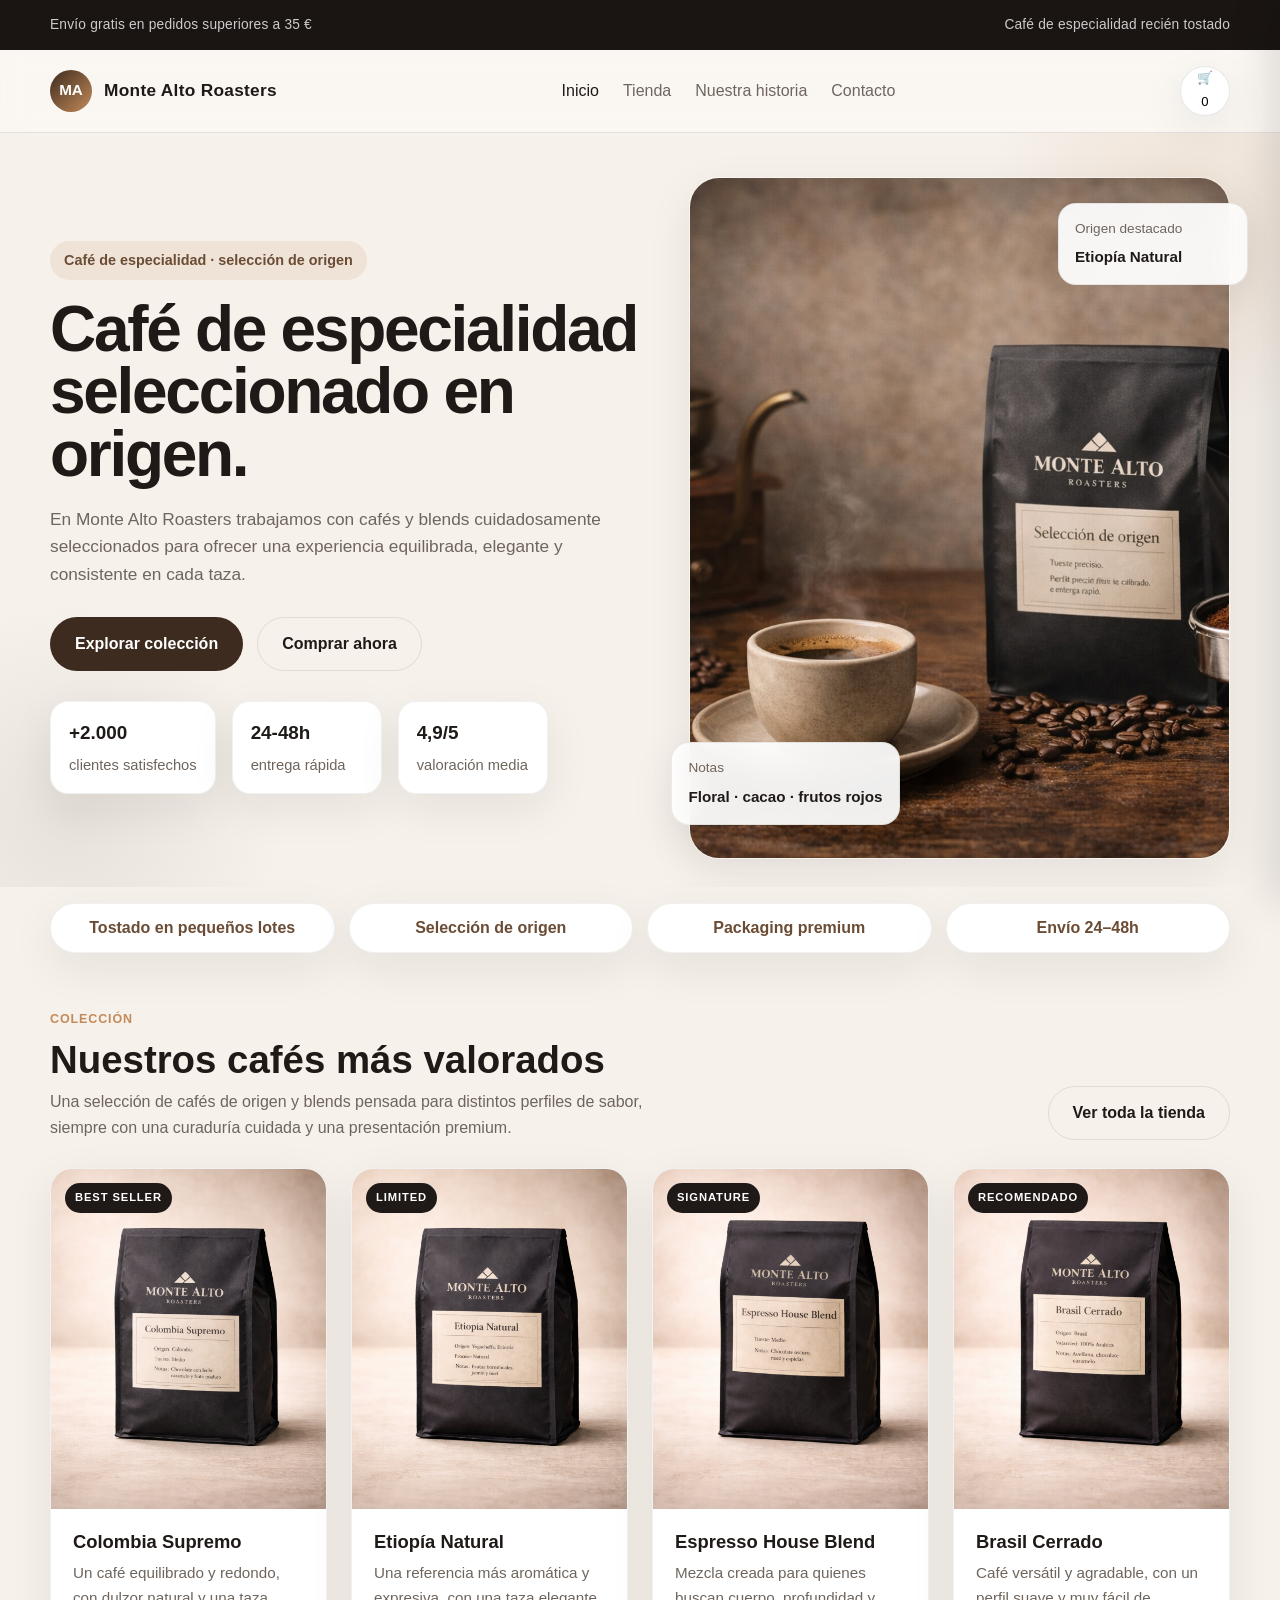
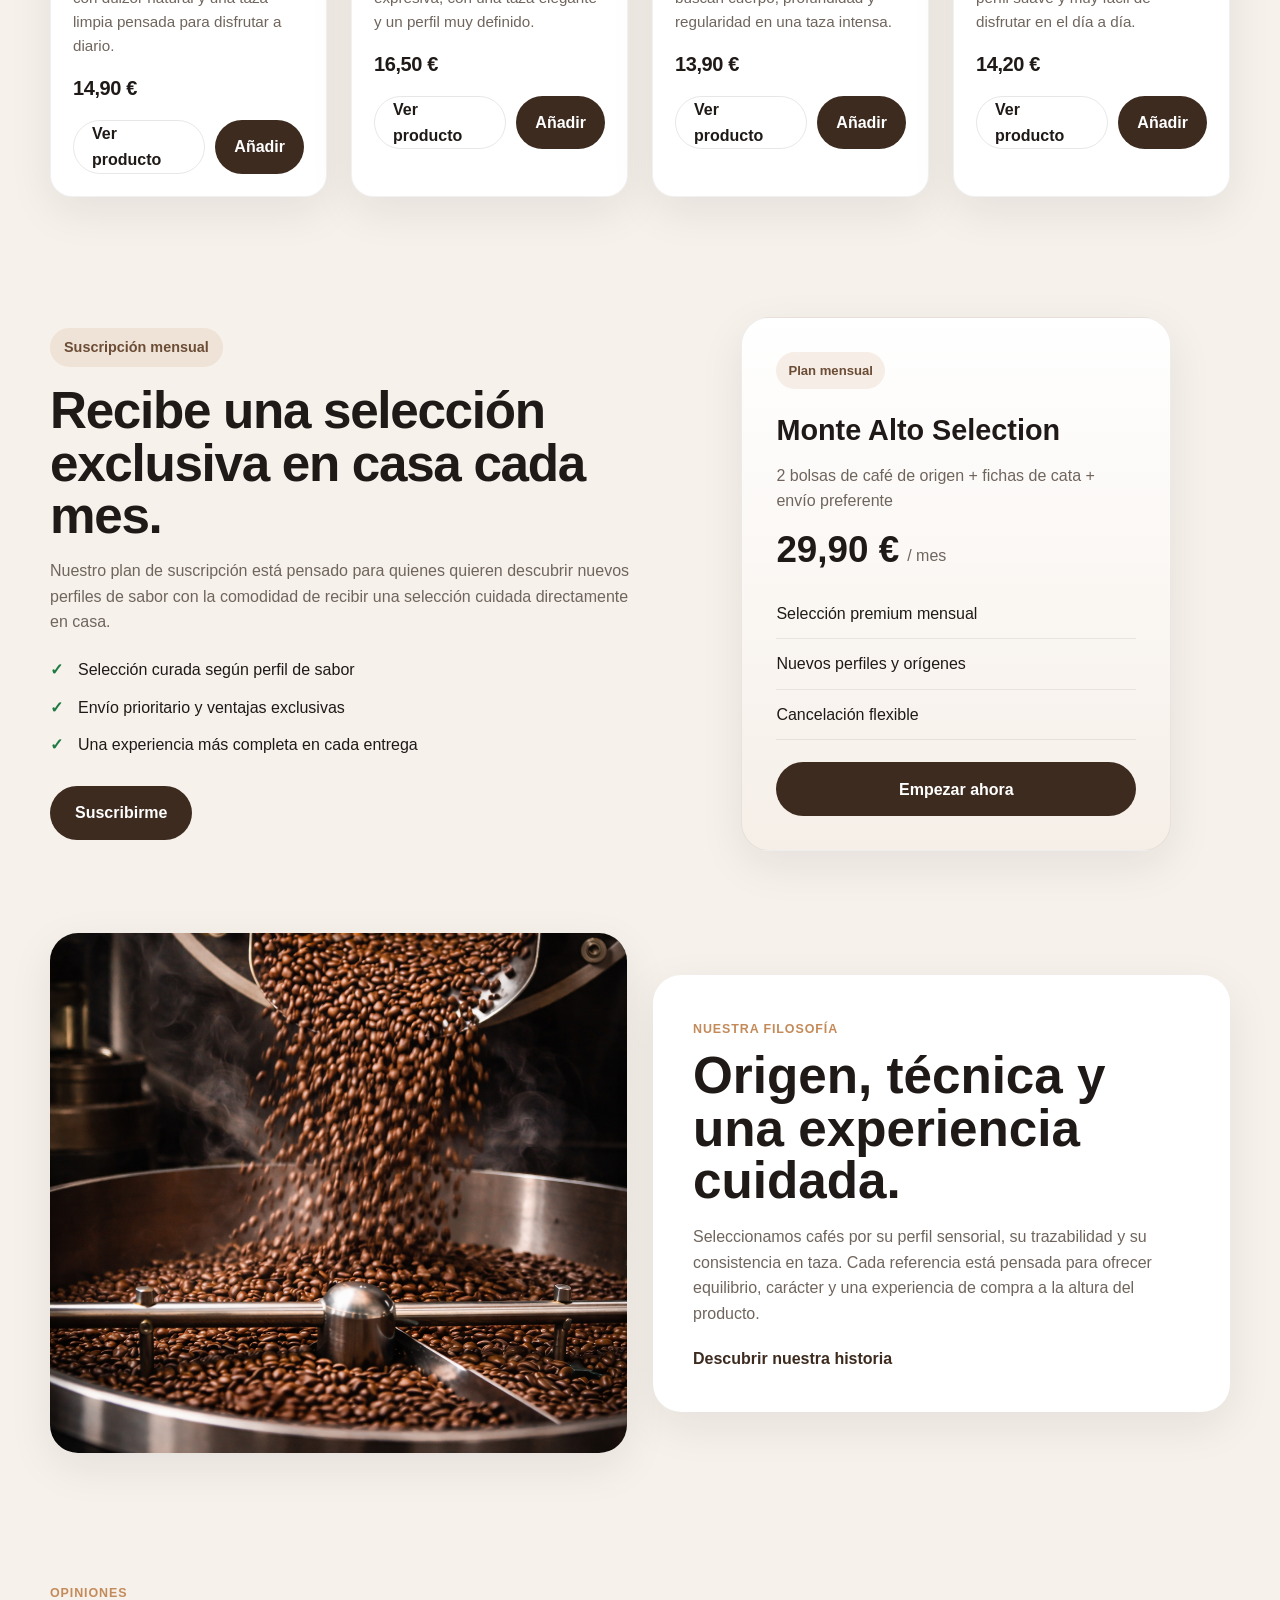
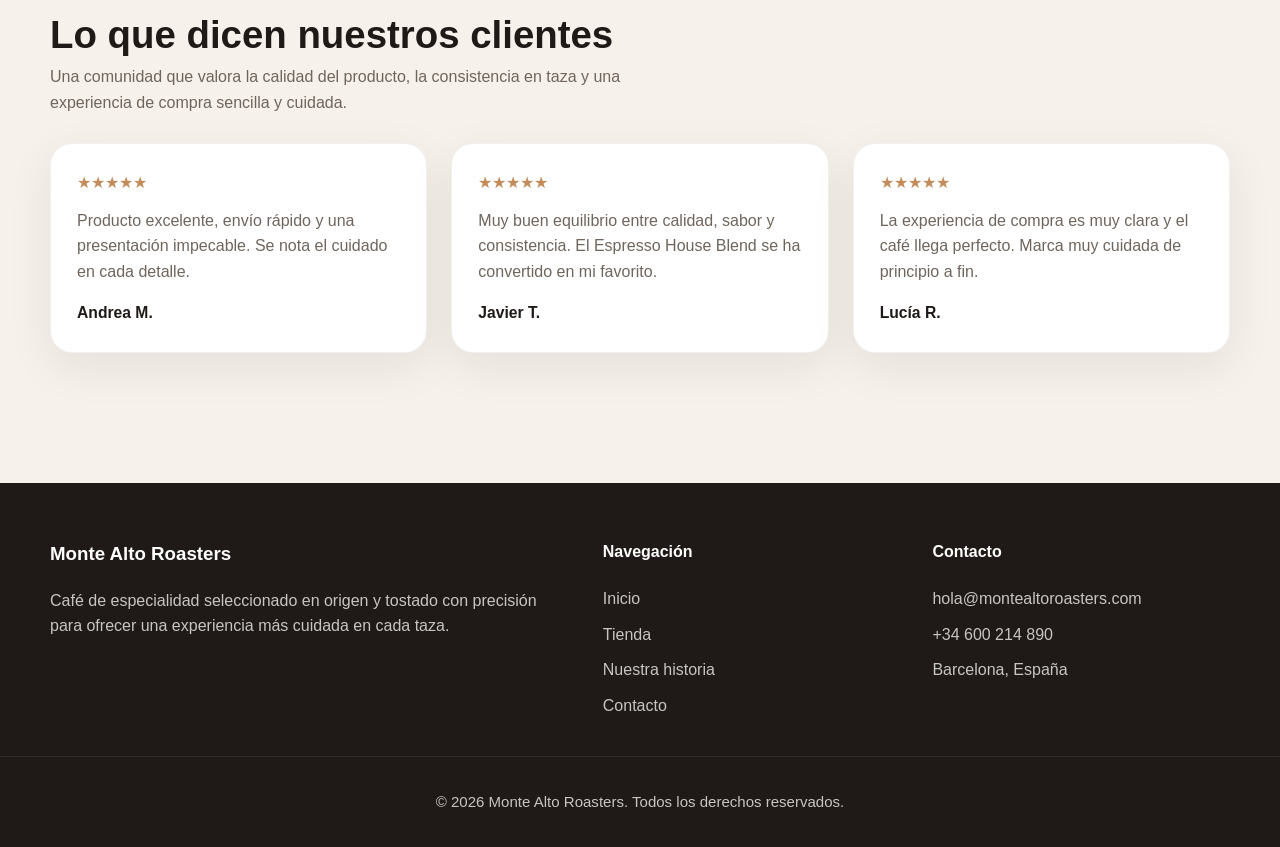
<file: index.html>
<!DOCTYPE html>
<html lang="es">
<head>
  <meta charset="UTF-8">
  <meta name="viewport" content="width=device-width, initial-scale=1.0">
  <title>Monte Alto Roasters | Café de especialidad</title>
  <meta name="description" content="Café de especialidad seleccionado en origen. Descubre cafés y blends tostados con precisión para disfrutar una experiencia más cuidada en cada taza.">
  <link rel="stylesheet" href="css/style.css">
</head>
<body>
  <div id="header-placeholder"></div>

  <main>
    <section class="hero hero-premium">
      <div class="container hero-premium-grid">
        <div class="hero-premium-copy">
          <span class="eyebrow">Café de especialidad · selección de origen</span>
          <h1>Café de especialidad seleccionado en origen.</h1>
          <p>
            En Monte Alto Roasters trabajamos con cafés y blends cuidadosamente
            seleccionados para ofrecer una experiencia equilibrada, elegante y
            consistente en cada taza.
          </p>

          <div class="hero-actions">
            <a href="tienda.html" class="btn btn-primary">Explorar colección</a>
            <a href="#coleccion" class="btn btn-secondary">Comprar ahora</a>
          </div>

          <div class="hero-metrics">
            <div class="metric-box">
              <strong>+2.000</strong>
              <span>clientes satisfechos</span>
            </div>
            <div class="metric-box">
              <strong>24-48h</strong>
              <span>entrega rápida</span>
            </div>
            <div class="metric-box">
              <strong>4,9/5</strong>
              <span>valoración media</span>
            </div>
          </div>
        </div>

        <div class="hero-premium-visual">
          <div class="hero-image-main">
            <img src="img/hero-cafe.png" alt="Monte Alto Roasters">
          </div>

          <div class="floating-card fc-1">
            <span>Origen destacado</span>
            <strong>Etiopía Natural</strong>
          </div>

          <div class="floating-card fc-2">
            <span>Notas</span>
            <strong>Floral · cacao · frutos rojos</strong>
          </div>
        </div>
      </div>
    </section>

    <section class="brand-strip">
      <div class="container brand-strip-inner">
        <span>Tostado en pequeños lotes</span>
        <span>Selección de origen</span>
        <span>Packaging premium</span>
        <span>Envío 24–48h</span>
      </div>
    </section>

    <section class="section" id="coleccion">
      <div class="container">
        <div class="section-head premium-head">
          <div>
            <span class="section-kicker">Colección</span>
            <h2>Nuestros cafés más valorados</h2>
            <p>
              Una selección de cafés de origen y blends pensada para distintos perfiles
              de sabor, siempre con una curaduría cuidada y una presentación premium.
            </p>
          </div>
          <a href="tienda.html" class="btn btn-secondary">Ver toda la tienda</a>
        </div>

        <div class="products-grid premium-products" id="featured-products"></div>
      </div>
    </section>

    <section class="split-showcase">
      <div class="container split-showcase-grid">
        <div class="split-copy">
          <span class="eyebrow">Suscripción mensual</span>
          <h2>Recibe una selección exclusiva en casa cada mes.</h2>
          <p>
            Nuestro plan de suscripción está pensado para quienes quieren descubrir
            nuevos perfiles de sabor con la comodidad de recibir una selección
            cuidada directamente en casa.
          </p>

          <ul class="check-list">
            <li>Selección curada según perfil de sabor</li>
            <li>Envío prioritario y ventajas exclusivas</li>
            <li>Una experiencia más completa en cada entrega</li>
          </ul>

          <a href="checkout.html" class="btn btn-primary">Suscribirme</a>
        </div>

        <div class="split-card">
          <div class="subscription-card">
            <span class="subscription-label">Plan mensual</span>
            <h3>Monte Alto Selection</h3>
            <p>2 bolsas de café de origen + fichas de cata + envío preferente</p>

            <div class="subscription-price">
              <strong>29,90 €</strong>
              <span>/ mes</span>
            </div>

            <ul>
              <li>Selección premium mensual</li>
              <li>Nuevos perfiles y orígenes</li>
              <li>Cancelación flexible</li>
            </ul>

            <a href="checkout.html" class="btn btn-primary" style="width:100%;">Empezar ahora</a>
          </div>
        </div>
      </div>
    </section>

    <section class="editorial-section">
      <div class="container editorial-grid">
        <div class="editorial-image">
          <img src="img/seccion-cafe.png" alt="Proceso de selección y tueste">
        </div>
        <div class="editorial-copy">
          <span class="section-kicker">Nuestra filosofía</span>
          <h2>Origen, técnica y una experiencia cuidada.</h2>
          <p>
            Seleccionamos cafés por su perfil sensorial, su trazabilidad y su
            consistencia en taza. Cada referencia está pensada para ofrecer equilibrio,
            carácter y una experiencia de compra a la altura del producto.
          </p>
          <a href="sobre-nosotros.html" class="text-link">Descubrir nuestra historia</a>
        </div>
      </div>
    </section>

    <section class="section">
      <div class="container">
        <div class="section-head premium-head">
          <div>
            <span class="section-kicker">Opiniones</span>
            <h2>Lo que dicen nuestros clientes</h2>
            <p>
              Una comunidad que valora la calidad del producto, la consistencia en taza
              y una experiencia de compra sencilla y cuidada.
            </p>
          </div>
        </div>

        <div class="grid-3">
          <article class="card review-card premium-review">
            <div class="review-stars">★★★★★</div>
            <p>Producto excelente, envío rápido y una presentación impecable. Se nota el cuidado en cada detalle.</p>
            <strong>Andrea M.</strong>
          </article>

          <article class="card review-card premium-review">
            <div class="review-stars">★★★★★</div>
            <p>Muy buen equilibrio entre calidad, sabor y consistencia. El Espresso House Blend se ha convertido en mi favorito.</p>
            <strong>Javier T.</strong>
          </article>

          <article class="card review-card premium-review">
            <div class="review-stars">★★★★★</div>
            <p>La experiencia de compra es muy clara y el café llega perfecto. Marca muy cuidada de principio a fin.</p>
            <strong>Lucía R.</strong>
          </article>
        </div>
      </div>
    </section>
  </main>

  <div id="footer-placeholder"></div>

  <script src="js/main.js"></script>
</body>
</html>
</file>
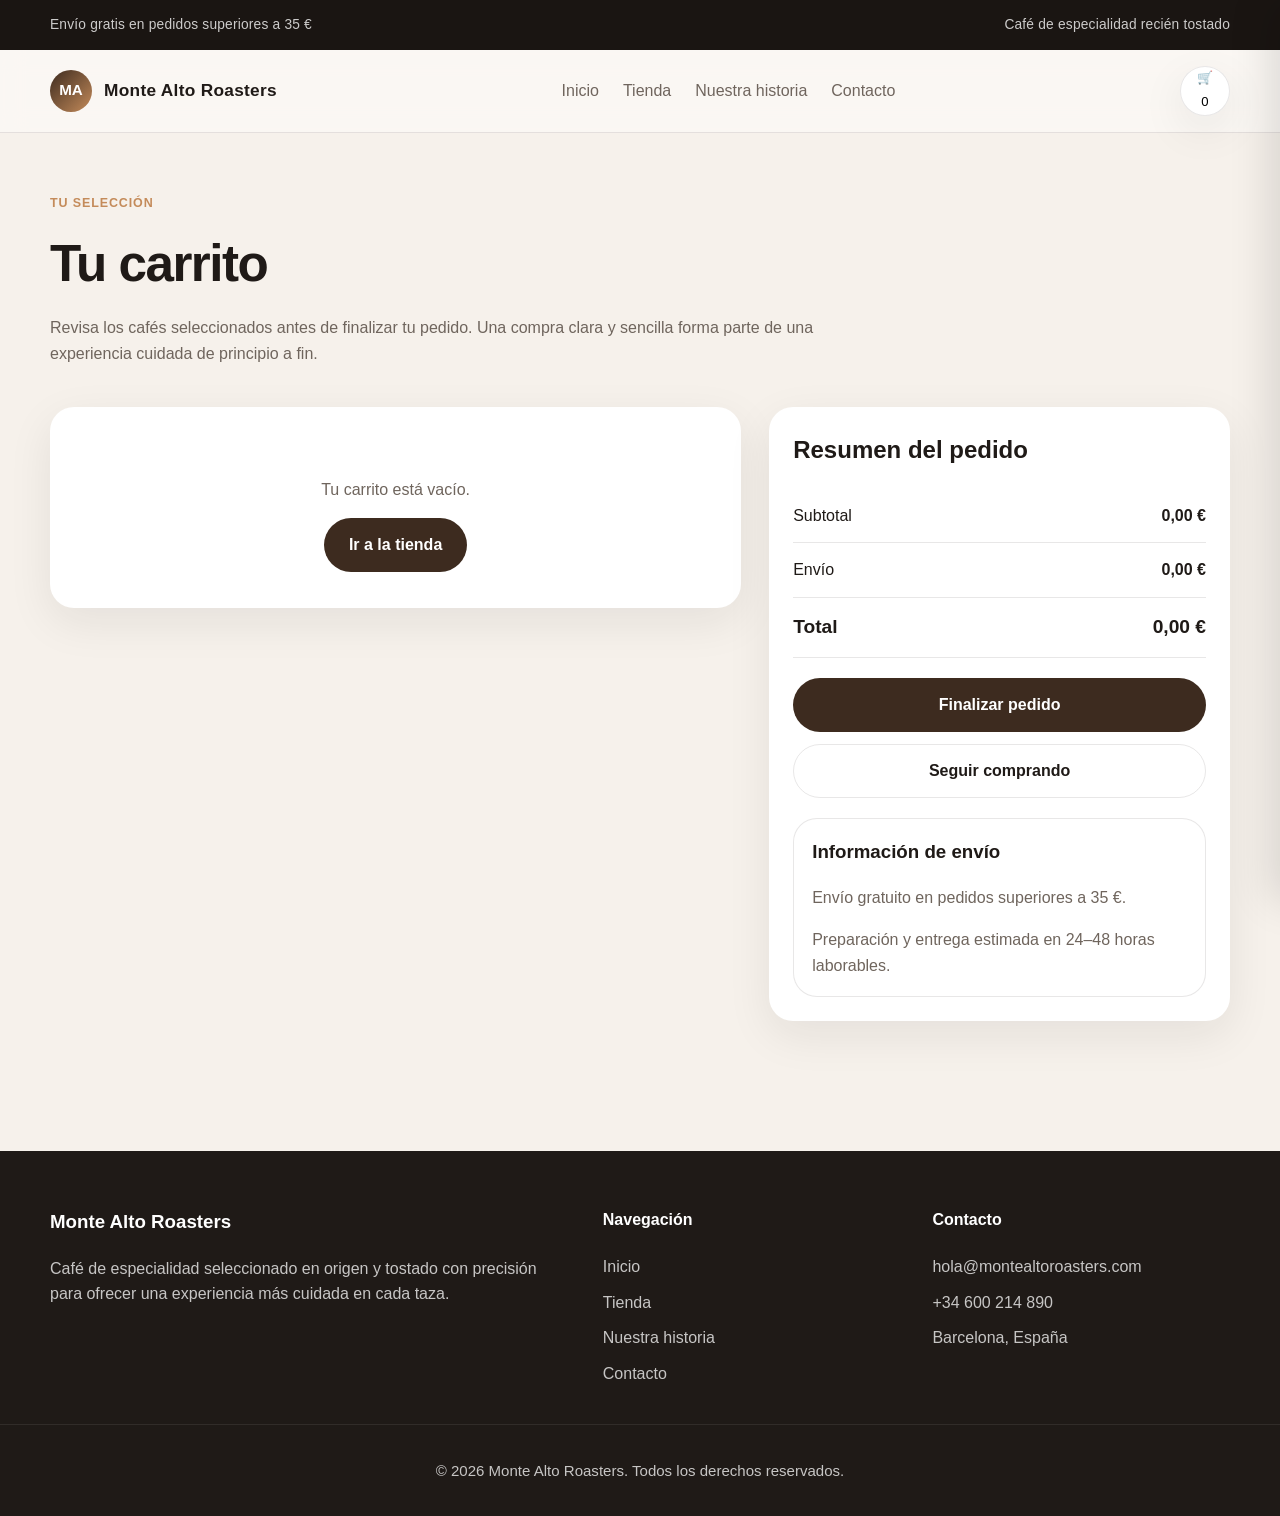
<file: carrito.html>
<!DOCTYPE html>
<html lang="es">
<head>
  <meta charset="UTF-8">
  <meta name="viewport" content="width=device-width, initial-scale=1.0">
  <title>Tu carrito | Monte Alto Roasters</title>
  <meta name="description" content="Revisa tu selección antes de finalizar tu pedido en Monte Alto Roasters.">
  <link rel="stylesheet" href="css/style.css">
</head>
<body>
  <div id="header-placeholder"></div>

  <main>
    <section class="page-hero premium-page-hero">
      <div class="container">
        <span class="section-kicker">Tu selección</span>
        <h1>Tu carrito</h1>
        <p>
          Revisa los cafés seleccionados antes de finalizar tu pedido.
          Una compra clara y sencilla forma parte de una experiencia cuidada de principio a fin.
        </p>
      </div>
    </section>

    <section class="cart-section">
      <div class="container cart-layout">
        <div class="cart-items">
          <div id="cart-items-list"></div>
        </div>

        <aside class="cart-summary">
          <h2 class="mt-0">Resumen del pedido</h2>

          <div class="summary-row">
            <span>Subtotal</span>
            <strong id="summary-subtotal">0,00 €</strong>
          </div>

          <div class="summary-row">
            <span>Envío</span>
            <strong id="summary-shipping">0,00 €</strong>
          </div>

          <div class="summary-row">
            <span class="summary-total">Total</span>
            <strong class="summary-total" id="summary-total">0,00 €</strong>
          </div>

          <a href="checkout.html" class="btn btn-primary" style="width:100%; margin-top:20px;">
            Finalizar pedido
          </a>

          <a href="tienda.html" class="btn btn-secondary" style="width:100%; margin-top:12px;">
            Seguir comprando
          </a>

          <div class="info-card" style="padding:18px; margin-top:20px; box-shadow:none; border:1px solid var(--line);">
            <h3 style="margin-top:0;">Información de envío</h3>
            <p class="muted" style="margin-bottom:10px;">
              Envío gratuito en pedidos superiores a 35 €.
            </p>
            <p class="muted" style="margin-bottom:0;">
              Preparación y entrega estimada en 24–48 horas laborables.
            </p>
          </div>
        </aside>
      </div>
    </section>
  </main>

  <div id="footer-placeholder"></div>

  <script src="js/main.js"></script>
</body>
</html>
</file>
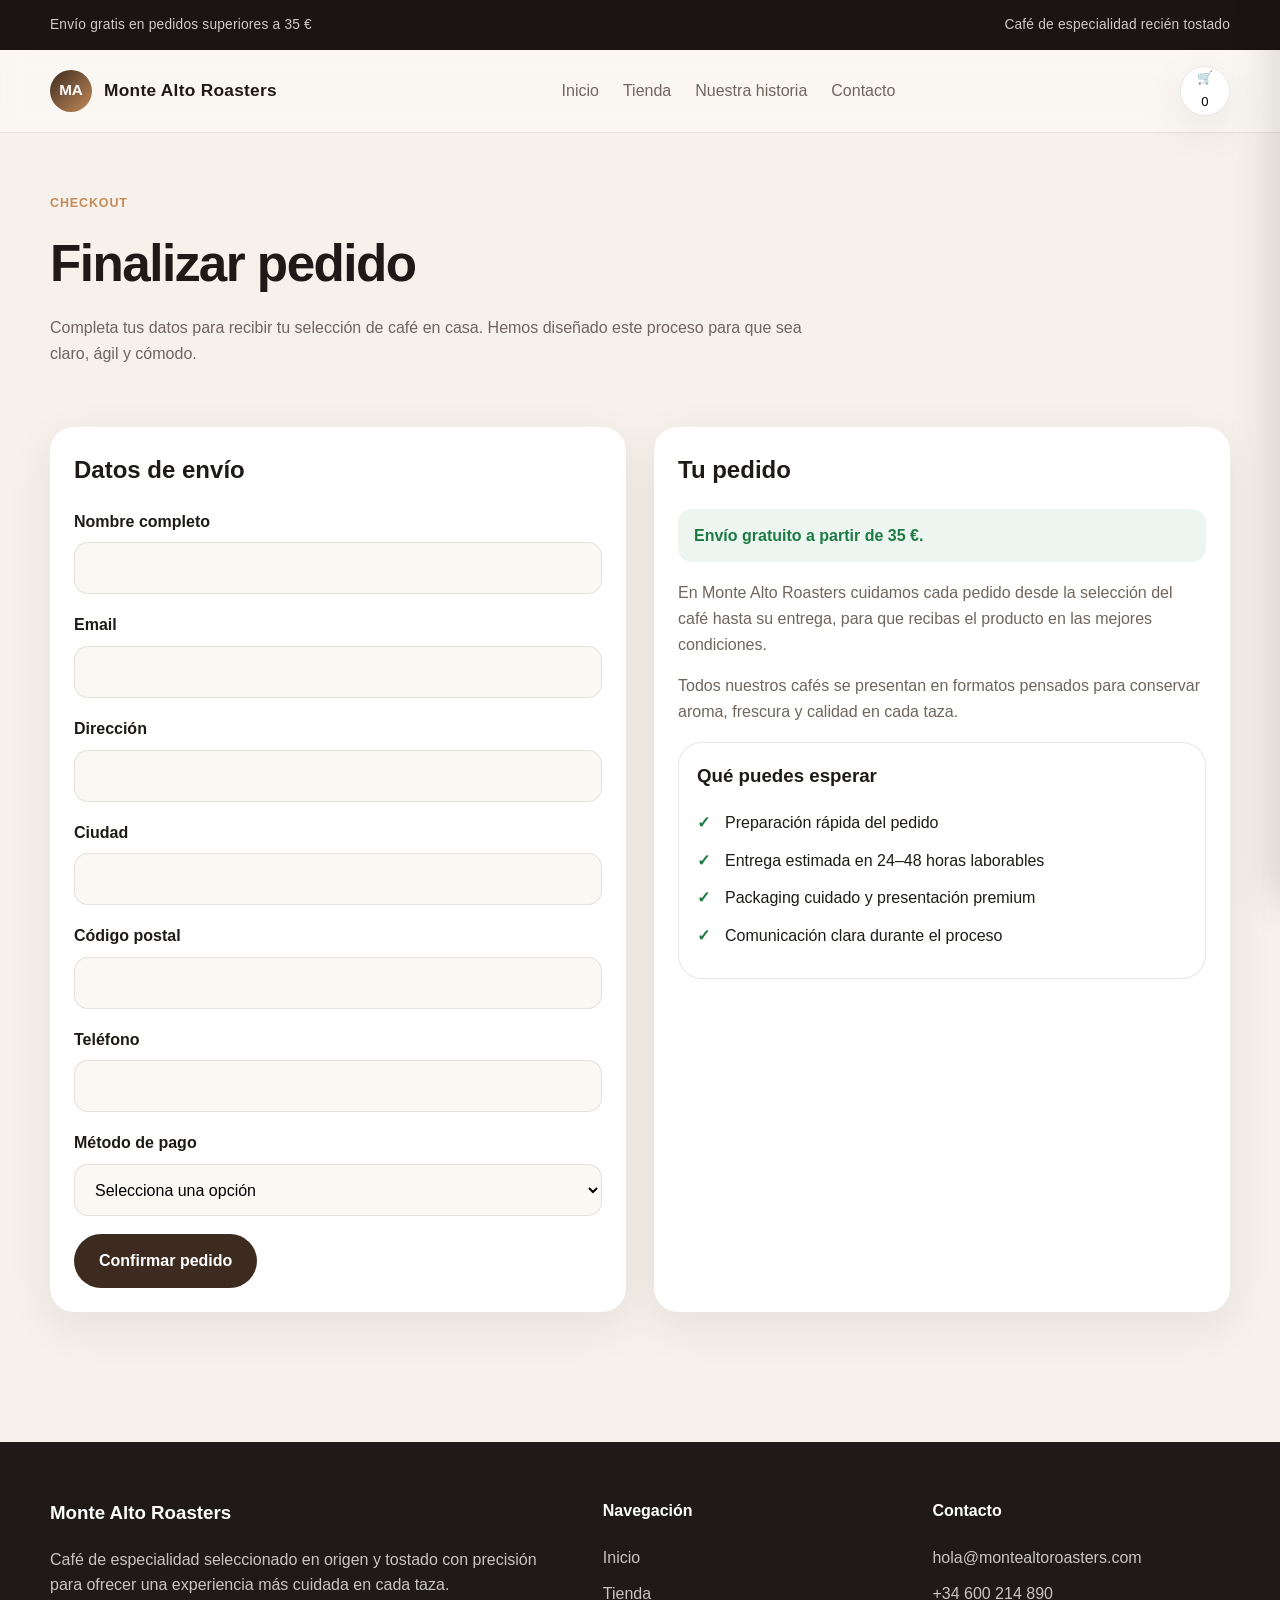
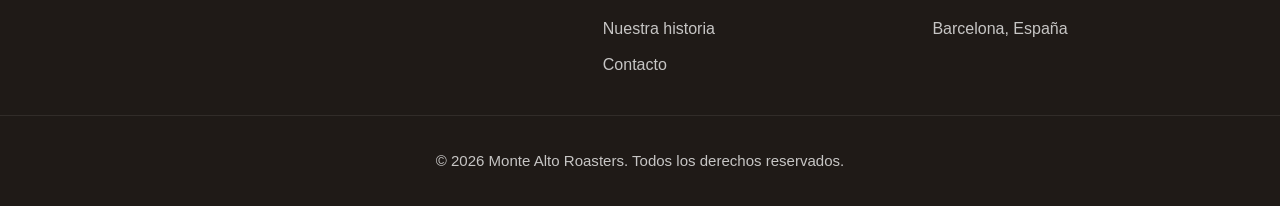
<file: checkout.html>
<!DOCTYPE html>
<html lang="es">
<head>
  <meta charset="UTF-8">
  <meta name="viewport" content="width=device-width, initial-scale=1.0">
  <title>Finalizar pedido | Monte Alto Roasters</title>
  <meta name="description" content="Completa tus datos de envío y finaliza tu pedido en Monte Alto Roasters.">
  <link rel="stylesheet" href="css/style.css">
</head>
<body>
  <div id="header-placeholder"></div>

  <main>
    <section class="page-hero premium-page-hero">
      <div class="container">
        <span class="section-kicker">Checkout</span>
        <h1>Finalizar pedido</h1>
        <p>
          Completa tus datos para recibir tu selección de café en casa.
          Hemos diseñado este proceso para que sea claro, ágil y cómodo.
        </p>
      </div>
    </section>

    <section class="section">
      <div class="container two-col">
        <div class="info-card">
          <h2 class="mt-0">Datos de envío</h2>

          <form id="checkout-form">
            <div class="form-row">
              <label for="nombre">Nombre completo</label>
              <input type="text" id="nombre" required>
            </div>

            <div class="form-row">
              <label for="email">Email</label>
              <input type="email" id="email" required>
            </div>

            <div class="form-row">
              <label for="direccion">Dirección</label>
              <input type="text" id="direccion" required>
            </div>

            <div class="form-row">
              <label for="ciudad">Ciudad</label>
              <input type="text" id="ciudad" required>
            </div>

            <div class="form-row">
              <label for="cp">Código postal</label>
              <input type="text" id="cp" required>
            </div>

            <div class="form-row">
              <label for="telefono">Teléfono</label>
              <input type="tel" id="telefono" required>
            </div>

            <div class="form-row">
              <label for="pago">Método de pago</label>
              <select id="pago" required>
                <option value="">Selecciona una opción</option>
                <option>Tarjeta</option>
                <option>PayPal</option>
                <option>Transferencia bancaria</option>
              </select>
            </div>

            <button type="submit" class="btn btn-primary">Confirmar pedido</button>
          </form>
        </div>

        <div class="info-card">
          <h2 class="mt-0">Tu pedido</h2>

          <div class="notice">
            Envío gratuito a partir de 35 €.
          </div>

          <p class="muted">
            En Monte Alto Roasters cuidamos cada pedido desde la selección del café
            hasta su entrega, para que recibas el producto en las mejores condiciones.
          </p>

          <p class="muted">
            Todos nuestros cafés se presentan en formatos pensados para conservar aroma,
            frescura y calidad en cada taza.
          </p>

          <div class="info-card" style="padding:18px; margin-top:18px; box-shadow:none; border:1px solid var(--line);">
            <h3 style="margin-top:0;">Qué puedes esperar</h3>
            <ul class="check-list" style="margin-bottom:0;">
              <li>Preparación rápida del pedido</li>
              <li>Entrega estimada en 24–48 horas laborables</li>
              <li>Packaging cuidado y presentación premium</li>
              <li>Comunicación clara durante el proceso</li>
            </ul>
          </div>
        </div>
      </div>
    </section>
  </main>

  <div id="footer-placeholder"></div>

  <script src="js/main.js"></script>
</body>
</html>
</file>
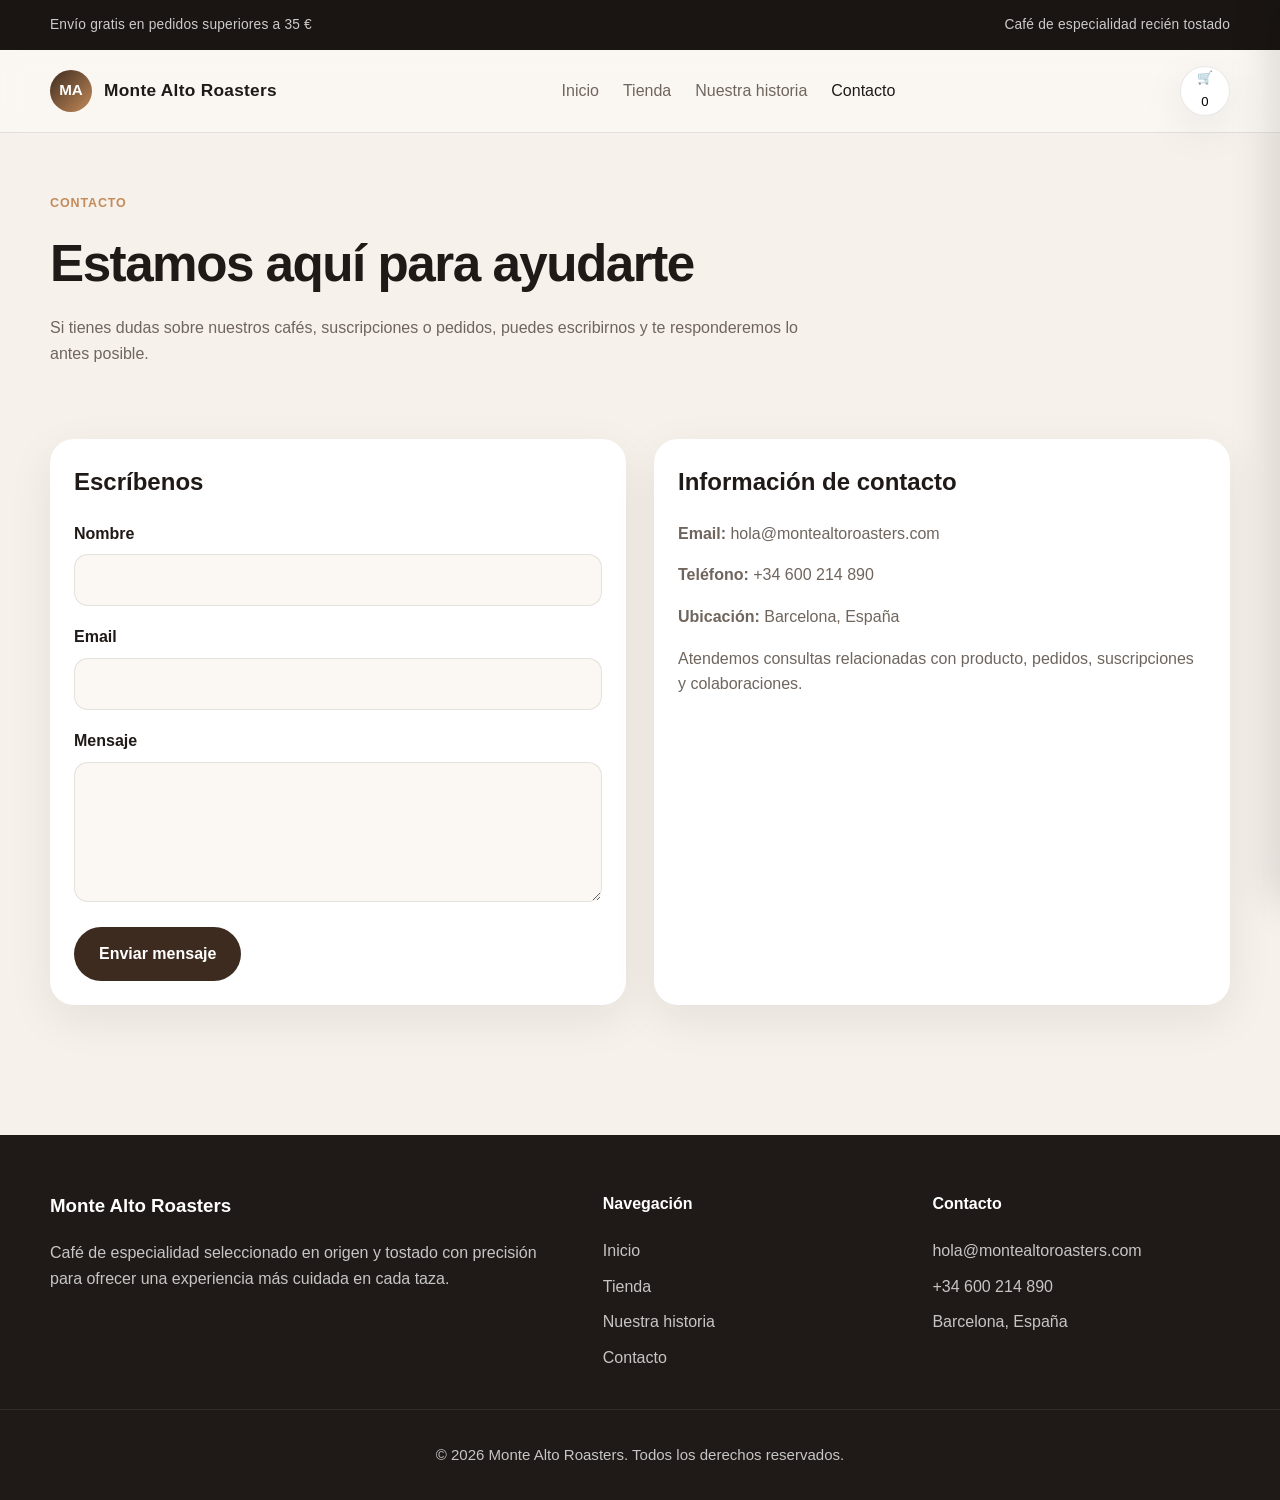
<file: contacto.html>
<!DOCTYPE html>
<html lang="es">
<head>
  <meta charset="UTF-8">
  <meta name="viewport" content="width=device-width, initial-scale=1.0">
  <title>Contacto | Monte Alto Roasters</title>
  <meta name="description" content="Contacta con Monte Alto Roasters para consultas, pedidos o colaboraciones.">
  <link rel="stylesheet" href="css/style.css">
</head>
<body>
  <div id="header-placeholder"></div>

  <main>
    <section class="page-hero">
      <div class="container">
        <span class="section-kicker">Contacto</span>
        <h1>Estamos aquí para ayudarte</h1>
        <p>
          Si tienes dudas sobre nuestros cafés, suscripciones o pedidos, puedes
          escribirnos y te responderemos lo antes posible.
        </p>
      </div>
    </section>

    <section class="section">
      <div class="container two-col">
        <div class="info-card">
          <h2 class="mt-0">Escríbenos</h2>
          <form id="contact-form">
            <div class="form-row">
              <label for="nombre-contacto">Nombre</label>
              <input type="text" id="nombre-contacto" required>
            </div>

            <div class="form-row">
              <label for="email-contacto">Email</label>
              <input type="email" id="email-contacto" required>
            </div>

            <div class="form-row">
              <label for="mensaje-contacto">Mensaje</label>
              <textarea id="mensaje-contacto" required></textarea>
            </div>

            <button type="submit" class="btn btn-primary">Enviar mensaje</button>
          </form>
        </div>

        <div class="info-card">
          <h2 class="mt-0">Información de contacto</h2>
          <p class="muted"><strong>Email:</strong> hola@montealtoroasters.com</p>
          <p class="muted"><strong>Teléfono:</strong> +34 600 214 890</p>
          <p class="muted"><strong>Ubicación:</strong> Barcelona, España</p>
          <p class="muted">
            Atendemos consultas relacionadas con producto, pedidos, suscripciones y colaboraciones.
          </p>
        </div>
      </div>
    </section>
  </main>

  <div id="footer-placeholder"></div>

  <script src="js/main.js"></script>
</body>
</html>
</file>
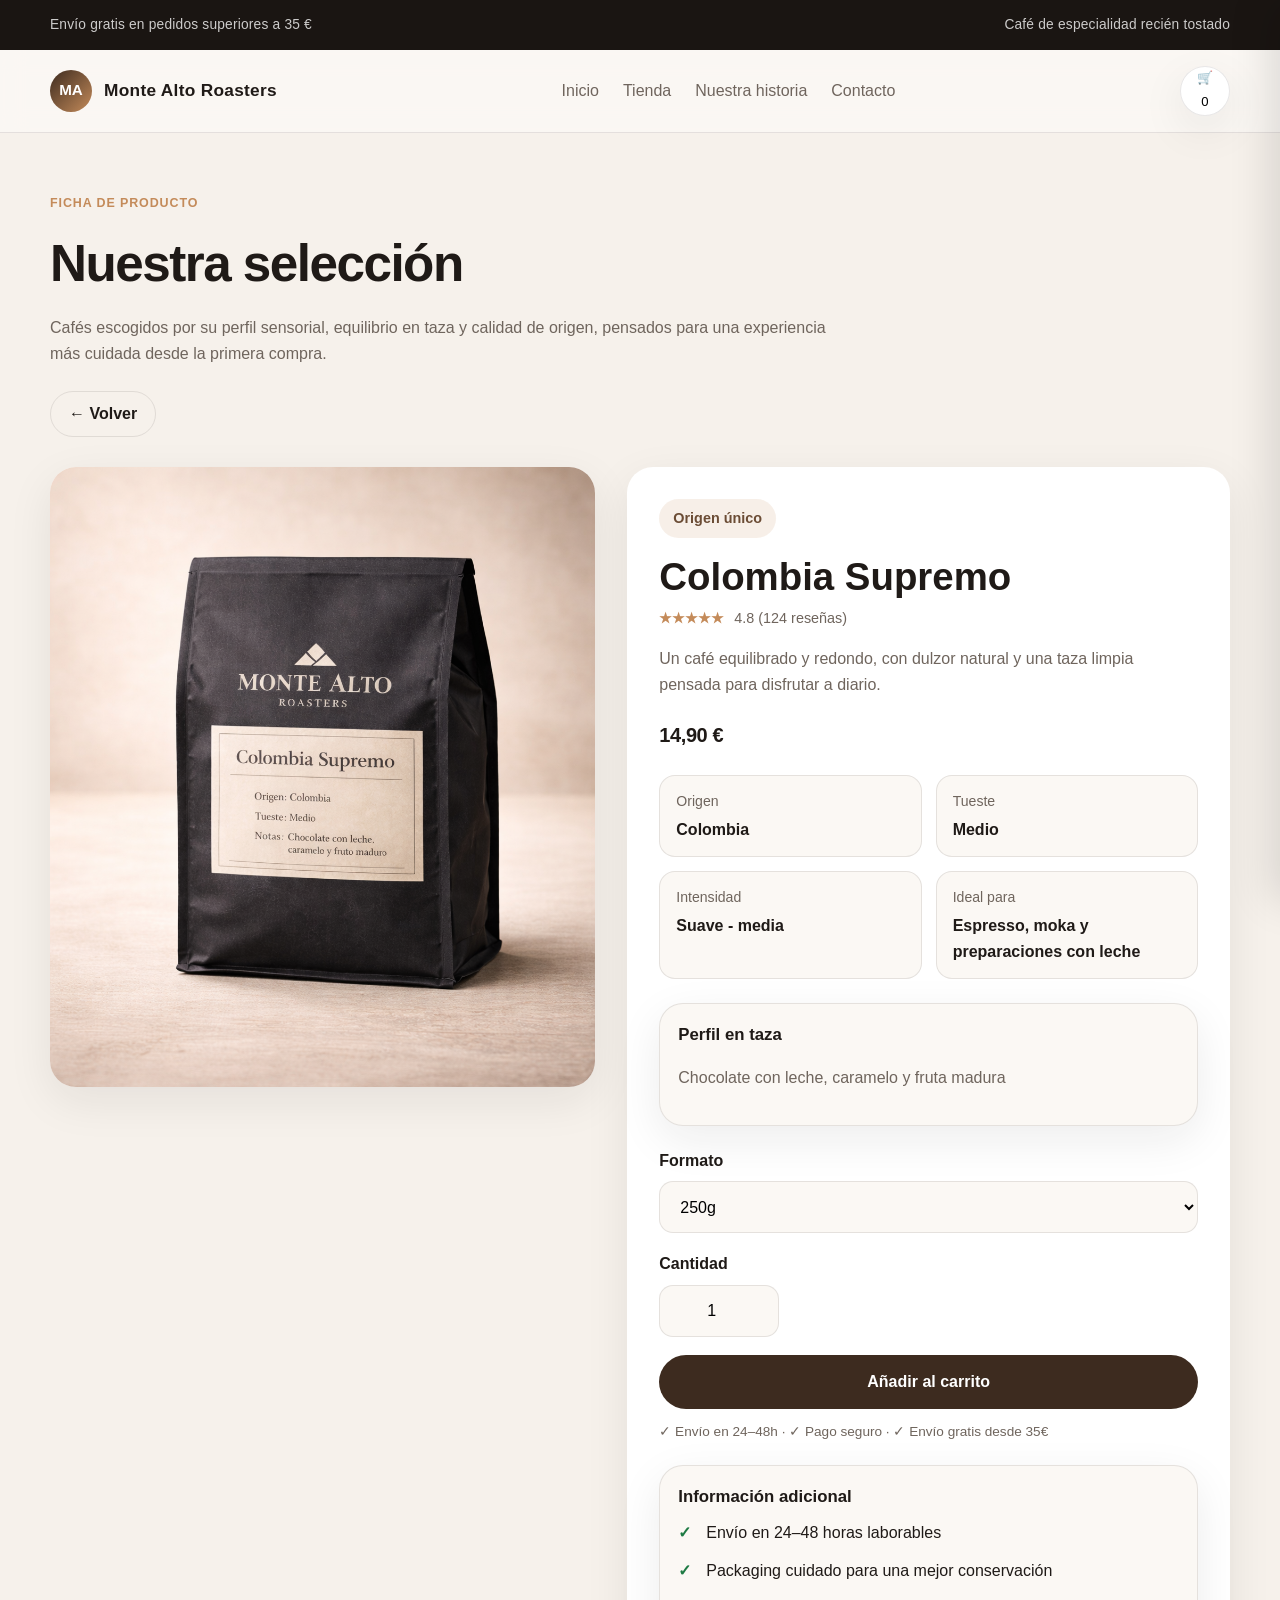
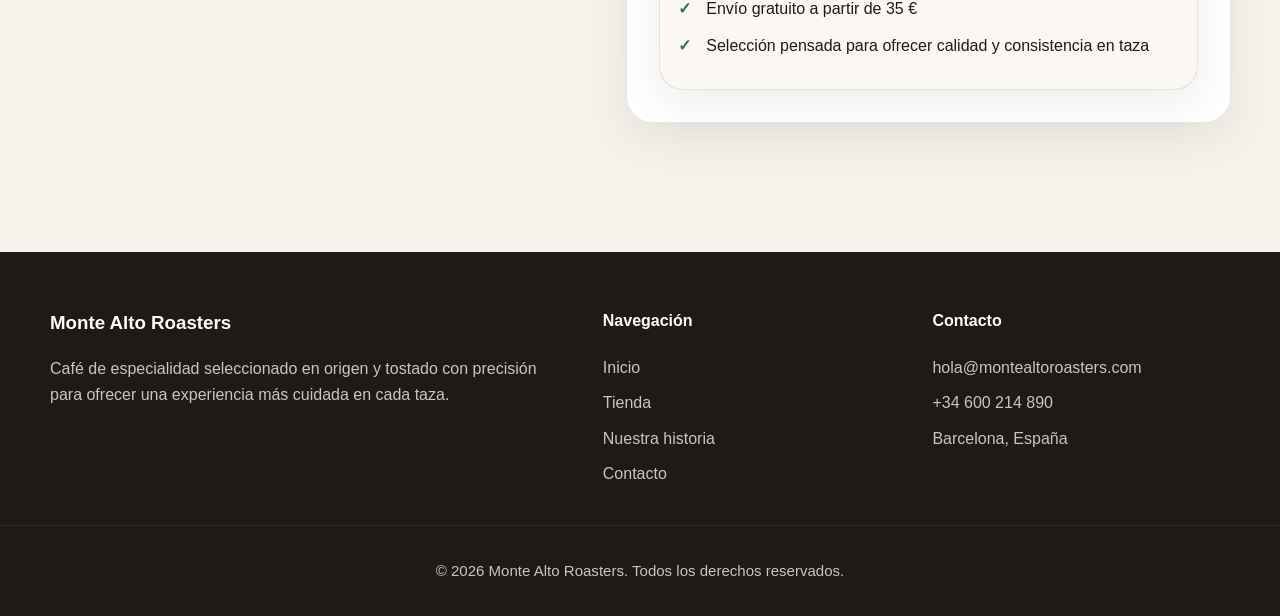
<file: producto.html>
<!DOCTYPE html>
<html lang="es">
<head>
  <meta charset="UTF-8">
  <meta name="viewport" content="width=device-width, initial-scale=1.0">
  <title>Producto | Monte Alto Roasters</title>
  <meta name="description" content="Descubre el detalle de nuestros cafés de especialidad en Monte Alto Roasters.">
  <link rel="stylesheet" href="css/style.css">
</head>
<body>
  <div id="header-placeholder"></div>

  <main>
    <section class="page-hero premium-page-hero">
      <div class="container">
        <span class="section-kicker">Ficha de producto</span>
        <h1>Nuestra selección</h1>
        <p>
          Cafés escogidos por su perfil sensorial, equilibrio en taza y calidad de origen,
          pensados para una experiencia más cuidada desde la primera compra.
        </p>
      </div>
    </section>

    <section class="back-nav">
      <div class="container">
        <button class="back-button" onclick="history.back()">← Volver</button>
      </div>
    </section>

    <section class="product-detail">
      <div class="container" id="product-detail-content"></div>
    </section>
  </main>

  <div id="footer-placeholder"></div>

  <script src="js/main.js"></script>
</body>
</html>
</file>
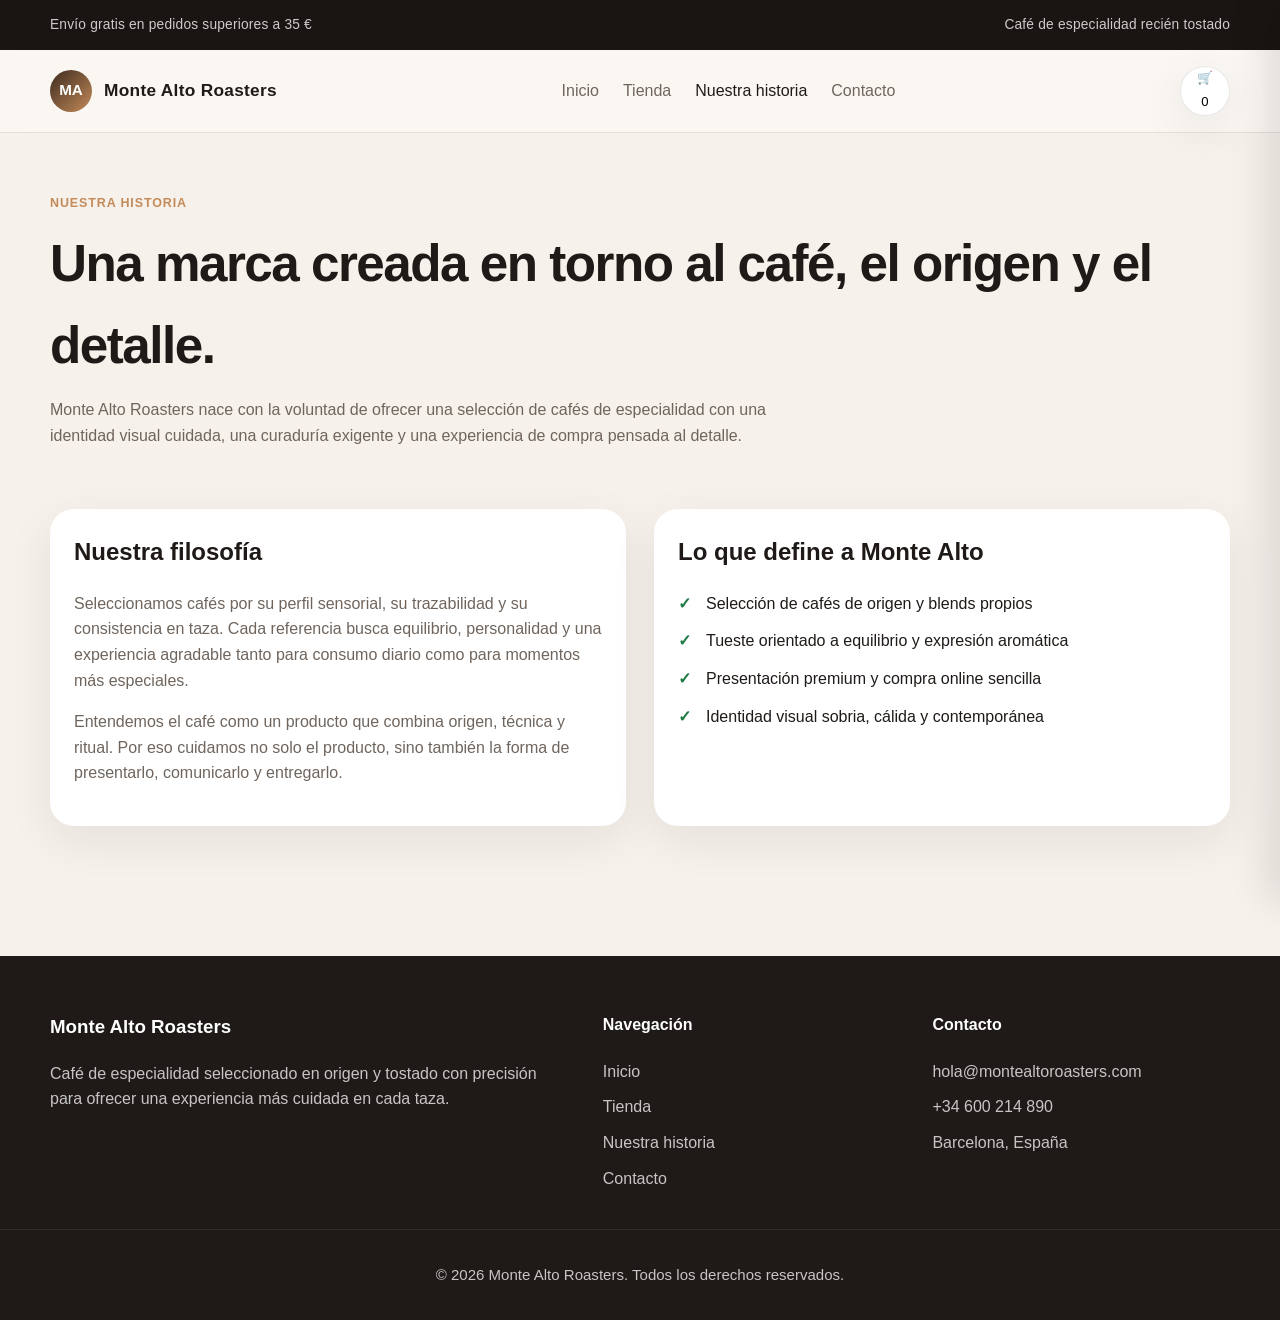
<file: sobre-nosotros.html>
<!DOCTYPE html>
<html lang="es">
<head>
  <meta charset="UTF-8">
  <meta name="viewport" content="width=device-width, initial-scale=1.0">
  <title>Nuestra historia | Monte Alto Roasters</title>
  <meta name="description" content="Conoce la historia, filosofía y selección de Monte Alto Roasters.">
  <link rel="stylesheet" href="css/style.css">
</head>
<body>
  <div id="header-placeholder"></div>

  <main>
    <section class="page-hero premium-page-hero">
      <div class="container">
        <span class="section-kicker">Nuestra historia</span>
        <h1>Una marca creada en torno al café, el origen y el detalle.</h1>
        <p>
          Monte Alto Roasters nace con la voluntad de ofrecer una selección de cafés
          de especialidad con una identidad visual cuidada, una curaduría exigente y
          una experiencia de compra pensada al detalle.
        </p>
      </div>
    </section>

    <section class="section">
      <div class="container two-col">
        <div class="info-card">
          <h2 class="mt-0">Nuestra filosofía</h2>
          <p class="muted">
            Seleccionamos cafés por su perfil sensorial, su trazabilidad y su
            consistencia en taza. Cada referencia busca equilibrio, personalidad y
            una experiencia agradable tanto para consumo diario como para momentos
            más especiales.
          </p>
          <p class="muted">
            Entendemos el café como un producto que combina origen, técnica y ritual.
            Por eso cuidamos no solo el producto, sino también la forma de presentarlo,
            comunicarlo y entregarlo.
          </p>
        </div>

        <div class="info-card">
          <h2 class="mt-0">Lo que define a Monte Alto</h2>
          <ul class="check-list">
            <li>Selección de cafés de origen y blends propios</li>
            <li>Tueste orientado a equilibrio y expresión aromática</li>
            <li>Presentación premium y compra online sencilla</li>
            <li>Identidad visual sobria, cálida y contemporánea</li>
          </ul>
        </div>
      </div>
    </section>
  </main>

  <div id="footer-placeholder"></div>

  <script src="js/main.js"></script>
</body>
</html>
</file>
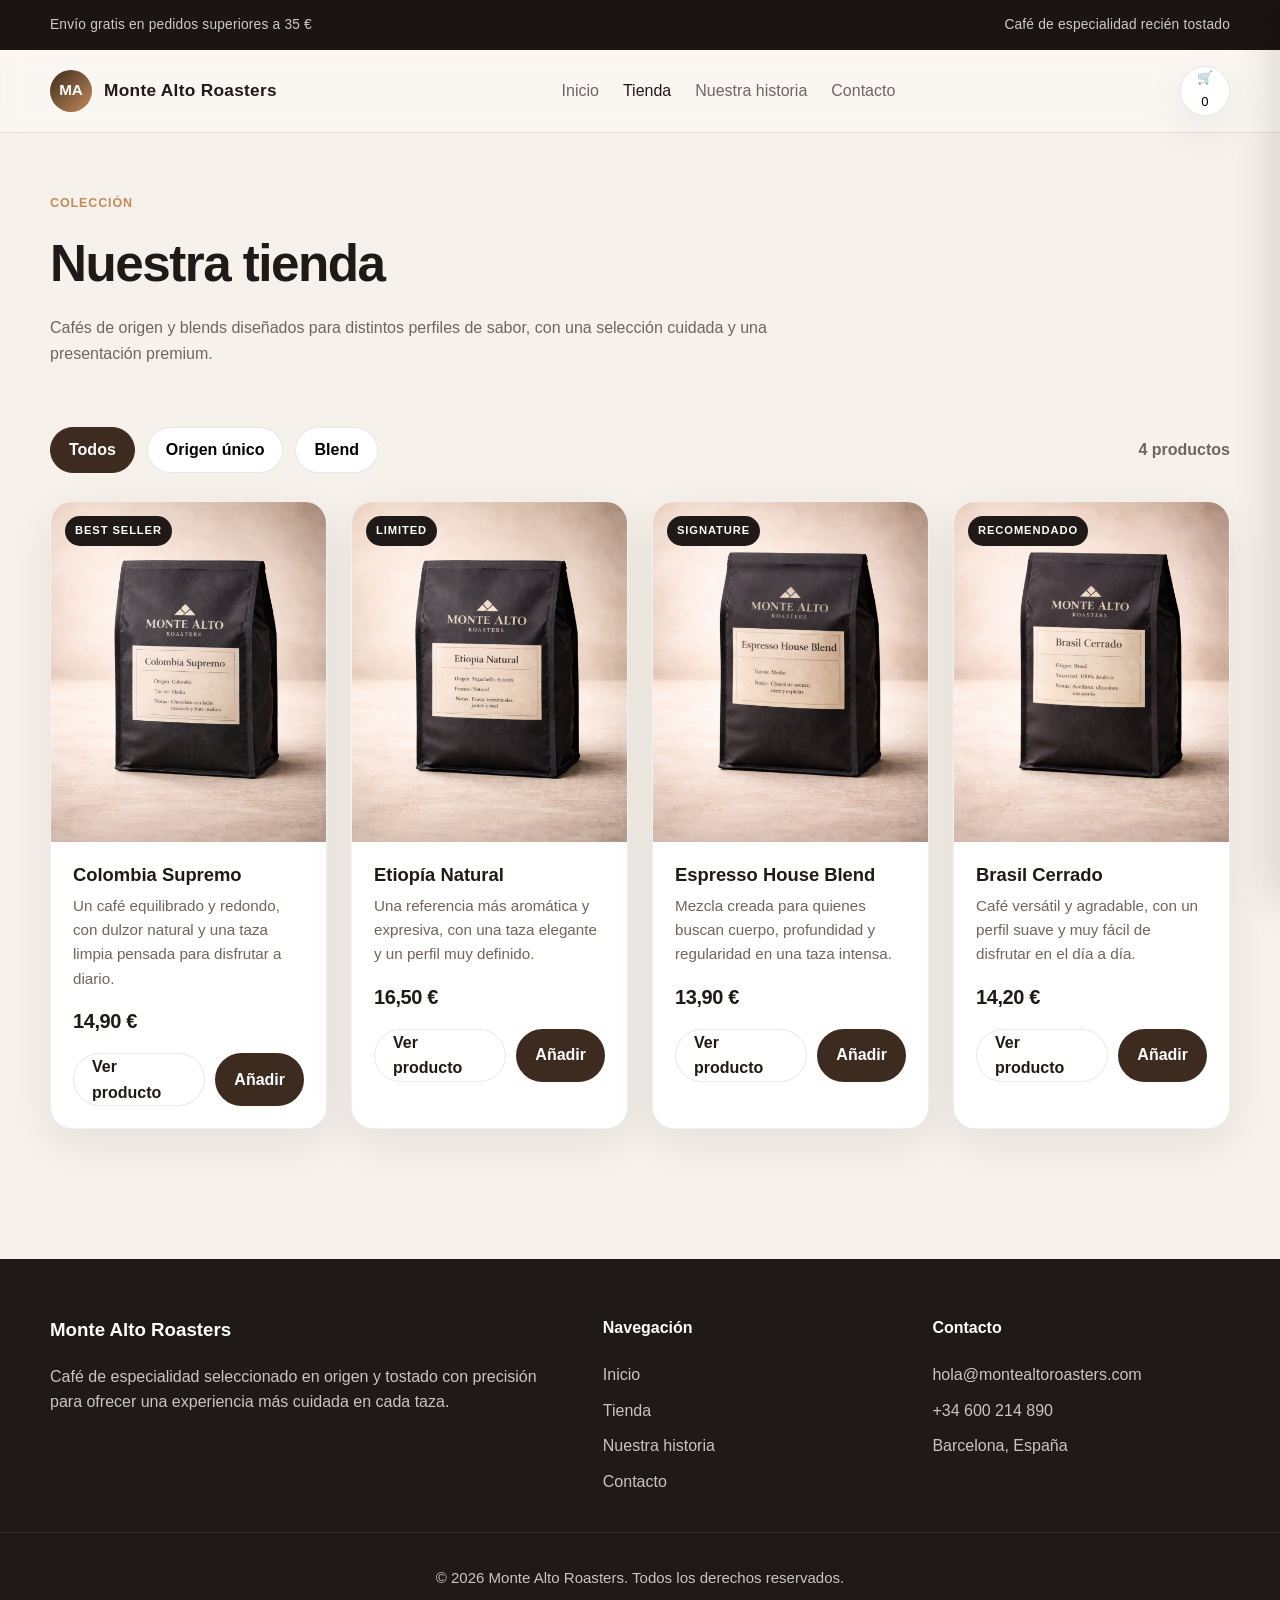
<file: tienda.html>
<!DOCTYPE html>
<html lang="es">
<head>
  <meta charset="UTF-8">
  <meta name="viewport" content="width=device-width, initial-scale=1.0">
  <title>Tienda | Monte Alto Roasters</title>
  <meta name="description" content="Descubre la colección de cafés de origen y blends de Monte Alto Roasters.">
  <link rel="stylesheet" href="css/style.css">
</head>
<body>
  <div id="header-placeholder"></div>

  <main>
    <section class="page-hero premium-page-hero">
      <div class="container">
        <span class="section-kicker">Colección</span>
        <h1>Nuestra tienda</h1>
        <p>
          Cafés de origen y blends diseñados para distintos perfiles de sabor,
          con una selección cuidada y una presentación premium.
        </p>
      </div>
    </section>

    <section class="section">
      <div class="container">
        <div class="shop-toolbar">
          <div class="filter-pills">
            <button class="filter-pill active" data-filter="all">Todos</button>
            <button class="filter-pill" data-filter="Origen único">Origen único</button>
            <button class="filter-pill" data-filter="Blend">Blend</button>
          </div>

          <div class="shop-meta">
            <span id="product-count-label">4 productos</span>
          </div>
        </div>

        <div class="products-grid premium-products" id="shop-products"></div>
      </div>
    </section>
  </main>

  <div id="footer-placeholder"></div>

  <script src="js/main.js"></script>
</body>
</html>
</file>
<file: css/style.css>
:root {
  --bg: #f6f1eb;
  --bg-soft: #fbf8f4;
  --text: #1f1a17;
  --muted: #6f655d;
  --line: rgba(31, 26, 23, 0.1);
  --primary: #3d2b1f;
  --primary-2: #6b4c35;
  --accent: #c48b5a;
  --white: #ffffff;
  --success: #1d7a43;
  --danger: #b42318;
  --shadow: 0 14px 45px rgba(31, 26, 23, 0.08);
  --radius: 18px;
  --radius-sm: 12px;
  --container: 1180px;
  --transition: 0.3s ease;
}

* {
  box-sizing: border-box;
}

html {
  scroll-behavior: smooth;
}

body {
  margin: 0;
  font-family: "Inter", "Segoe UI", Arial, sans-serif;
  background: var(--bg);
  color: var(--text);
  line-height: 1.6;
}

img {
  max-width: 100%;
  display: block;
}

a {
  color: inherit;
  text-decoration: none;
}

button,
input,
select,
textarea {
  font: inherit;
}

.container {
  width: min(100% - 32px, var(--container));
  margin: 0 auto;
}

/* Header */
.site-header {
  position: sticky;
  top: 0;
  z-index: 1000;
  background: rgba(251, 248, 244, 0.9);
  backdrop-filter: blur(12px);
  border-bottom: 1px solid var(--line);
}

.header-wrap {
  display: flex;
  align-items: center;
  justify-content: space-between;
  min-height: 82px;
  gap: 20px;
}

.logo {
  display: flex;
  align-items: center;
  gap: 12px;
  font-weight: 700;
}

.logo-mark {
  width: 42px;
  height: 42px;
  border-radius: 50%;
  background: linear-gradient(135deg, var(--primary), var(--accent));
  color: var(--white);
  display: grid;
  place-items: center;
  font-size: 0.95rem;
}

.logo-text {
  font-size: 1.08rem;
  letter-spacing: 0.3px;
}

.main-nav {
  display: flex;
  align-items: center;
  gap: 24px;
}

.main-nav a {
  color: var(--muted);
  font-weight: 500;
  transition: var(--transition);
}

.main-nav a:hover,
.main-nav a.active {
  color: var(--text);
}

.cart-link {
  display: inline-flex;
  align-items: center;
  gap: 10px;
  padding: 12px 16px;
  background: var(--primary);
  color: var(--white) !important;
  border-radius: 999px;
}

.cart-count {
  min-width: 24px;
  height: 24px;
  border-radius: 999px;
  background: rgba(255, 255, 255, 0.15);
  display: grid;
  place-items: center;
  font-size: 0.82rem;
}

.menu-toggle {
  display: none;
  background: none;
  border: 0;
  padding: 0;
  cursor: pointer;
}

.menu-toggle span {
  display: block;
  width: 26px;
  height: 2px;
  background: var(--text);
  margin: 5px 0;
}

/* Hero */
.hero {
  padding: 72px 0 34px;
}

.hero-grid {
  display: grid;
  grid-template-columns: 1.1fr 0.9fr;
  gap: 36px;
  align-items: center;
}

.eyebrow {
  display: inline-block;
  padding: 8px 14px;
  background: rgba(196, 139, 90, 0.14);
  color: var(--primary-2);
  border-radius: 999px;
  font-size: 0.9rem;
  font-weight: 600;
  margin-bottom: 18px;
}

.hero h1 {
  font-size: clamp(2.4rem, 5vw, 4.6rem);
  line-height: 1.02;
  margin: 0 0 18px;
  letter-spacing: -1.8px;
}

.hero p {
  font-size: 1.08rem;
  color: var(--muted);
  max-width: 620px;
  margin: 0 0 30px;
}

.hero-actions {
  display: flex;
  flex-wrap: wrap;
  gap: 14px;
}

.btn {
  display: inline-flex;
  align-items: center;
  justify-content: center;
  min-height: 54px;
  padding: 0 24px;
  border-radius: 999px;
  border: 1px solid transparent;
  font-weight: 600;
  transition: var(--transition);
  cursor: pointer;
}

.btn-primary {
  background: var(--primary);
  color: var(--white);
}

.btn-primary:hover {
  transform: translateY(-2px);
  background: #2f2016;
}

.btn-secondary {
  background: transparent;
  border-color: var(--line);
  color: var(--text);
}

.btn-secondary:hover {
  transform: translateY(-2px);
  background: var(--white);
}

.hero-card {
  background: var(--white);
  border-radius: 28px;
  overflow: hidden;
  box-shadow: var(--shadow);
  position: relative;
}

.hero-card img {
  width: 100%;
  height: 540px;
  object-fit: cover;
}

.hero-badge {
  position: absolute;
  left: 24px;
  bottom: 24px;
  background: rgba(255, 255, 255, 0.94);
  backdrop-filter: blur(10px);
  border-radius: 16px;
  padding: 16px 18px;
  box-shadow: var(--shadow);
  max-width: 280px;
}

.hero-badge strong {
  display: block;
  margin-bottom: 6px;
}

/* Sections */
.section {
  padding: 44px 0 80px;
}

.section-head {
  display: flex;
  justify-content: space-between;
  align-items: end;
  gap: 20px;
  margin-bottom: 28px;
}

.section-head h2 {
  font-size: clamp(1.8rem, 3vw, 2.8rem);
  line-height: 1.08;
  margin: 0 0 8px;
}

.section-head p {
  margin: 0;
  color: var(--muted);
  max-width: 600px;
}

/* Cards */
.grid-3,
.grid-4,
.products-grid {
  display: grid;
  gap: 24px;
}

.grid-3 {
  grid-template-columns: repeat(3, 1fr);
}

.grid-4,
.products-grid {
  grid-template-columns: repeat(4, 1fr);
}

.card {
  background: var(--white);
  border: 1px solid rgba(31, 26, 23, 0.06);
  border-radius: var(--radius);
  box-shadow: var(--shadow);
  overflow: hidden;
}

.feature-card {
  padding: 26px;
}

.feature-card h3 {
  margin: 0 0 10px;
  font-size: 1.2rem;
}

.feature-card p {
  margin: 0;
  color: var(--muted);
}

.product-card {
  position: relative;
  transition: var(--transition);
}

.product-card:hover {
  transform: translateY(-8px);
}

.product-media {
  position: relative;
  overflow: hidden;
}

.product-media img {
  width: 100%;
  height: 280px;
  object-fit: cover;
}

.badge {
  position: absolute;
  top: 16px;
  left: 16px;
  background: var(--primary);
  color: var(--white);
  font-size: 0.78rem;
  font-weight: 700;
  border-radius: 999px;
  padding: 8px 12px;
  letter-spacing: 0.3px;
}

.product-body {
  padding: 20px;
}

.product-body h3 {
  margin: 0 0 8px;
  font-size: 1.12rem;
}

.product-body p {
  margin: 0 0 14px;
  color: var(--muted);
  font-size: 0.95rem;
}

.price-row {
  display: flex;
  align-items: center;
  justify-content: space-between;
  gap: 12px;
}

.price {
  font-size: 1.25rem;
  font-weight: 700;
}

.product-actions {
  display: flex;
  gap: 10px;
  margin-top: 16px;
}

.product-actions .btn {
  min-height: 46px;
  padding: 0 18px;
}

/* Highlight section */
.highlight {
  padding: 80px 0;
}

.highlight-wrap {
  display: grid;
  grid-template-columns: 0.95fr 1.05fr;
  gap: 30px;
  align-items: center;
  background: var(--white);
  border-radius: 32px;
  box-shadow: var(--shadow);
  overflow: hidden;
}

.highlight-wrap img {
  width: 100%;
  height: 100%;
  min-height: 420px;
  object-fit: cover;
}

.highlight-content {
  padding: 42px;
}

.highlight-content h2 {
  font-size: clamp(2rem, 4vw, 3.4rem);
  line-height: 1.04;
  margin: 0 0 16px;
}

.highlight-content p {
  color: var(--muted);
  margin: 0 0 26px;
}

.check-list {
  list-style: none;
  padding: 0;
  margin: 0 0 28px;
}

.check-list li {
  padding-left: 28px;
  position: relative;
  margin-bottom: 12px;
  color: var(--text);
}

.check-list li::before {
  content: "✓";
  position: absolute;
  left: 0;
  top: 0;
  color: var(--success);
  font-weight: 700;
}

/* Reviews */
.review-card {
  padding: 26px;
}

.review-stars {
  color: var(--accent);
  margin-bottom: 12px;
  font-size: 1rem;
}

.review-card p {
  margin: 0 0 16px;
  color: var(--muted);
}

.review-card strong {
  font-size: 0.98rem;
}

/* Page hero */
.page-hero {
  padding: 56px 0 28px;
}

.page-hero h1 {
  margin: 0 0 10px;
  font-size: clamp(2.1rem, 4vw, 3.8rem);
  letter-spacing: -1.5px;
}

.page-hero p {
  margin: 0;
  color: var(--muted);
  max-width: 780px;
}

/* Product detail */
.product-detail {
  padding: 30px 0 80px;
}

.product-layout {
  display: grid;
  grid-template-columns: 0.95fr 1.05fr;
  gap: 32px;
  align-items: start;
}

.product-gallery {
  background: var(--white);
  border-radius: 26px;
  box-shadow: var(--shadow);
  overflow: hidden;
}

.product-gallery img {
  width: 100%;
  height: 620px;
  object-fit: cover;
}

.product-panel {
  background: var(--white);
  border-radius: 26px;
  box-shadow: var(--shadow);
  padding: 32px;
}

.product-panel h1 {
  margin: 0 0 10px;
  font-size: clamp(2rem, 3vw, 3rem);
  line-height: 1.08;
}

.product-panel .product-subtitle {
  color: var(--muted);
  margin-bottom: 22px;
}

.product-meta {
  display: grid;
  grid-template-columns: repeat(2, 1fr);
  gap: 14px;
  margin: 24px 0;
}

.meta-box {
  border: 1px solid var(--line);
  border-radius: 16px;
  padding: 14px 16px;
  background: var(--bg-soft);
}

.meta-box span {
  display: block;
  font-size: 0.88rem;
  color: var(--muted);
  margin-bottom: 4px;
}

.form-row {
  margin-bottom: 18px;
}

.form-row label {
  display: block;
  font-weight: 600;
  margin-bottom: 8px;
}

.form-row select,
.form-row input,
.form-row textarea {
  width: 100%;
  min-height: 52px;
  border-radius: 14px;
  border: 1px solid var(--line);
  background: var(--bg-soft);
  padding: 0 16px;
  outline: none;
}

.form-row textarea {
  min-height: 140px;
  padding: 14px 16px;
  resize: vertical;
}

.qty-wrap {
  display: flex;
  gap: 12px;
  align-items: center;
}

.qty-wrap input {
  max-width: 120px;
  text-align: center;
}

.product-panel .btn {
  width: 100%;
}

/* Cart */
.cart-section {
  padding: 24px 0 80px;
}

.cart-layout {
  display: grid;
  grid-template-columns: 1.2fr 0.8fr;
  gap: 28px;
  align-items: start;
}

.cart-items,
.cart-summary,
.info-card {
  background: var(--white);
  border-radius: 24px;
  box-shadow: var(--shadow);
  padding: 24px;
}

.cart-item {
  display: grid;
  grid-template-columns: 110px 1fr auto;
  gap: 18px;
  align-items: center;
  padding: 18px 0;
  border-bottom: 1px solid var(--line);
}

.cart-item:last-child {
  border-bottom: 0;
}

.cart-item img {
  width: 110px;
  height: 110px;
  object-fit: cover;
  border-radius: 16px;
}

.cart-item h3 {
  margin: 0 0 8px;
  font-size: 1.1rem;
}

.cart-item p {
  margin: 0;
  color: var(--muted);
}

.cart-item-controls {
  display: flex;
  align-items: center;
  gap: 10px;
  margin-top: 12px;
}

.cart-item-controls input {
  width: 80px;
  min-height: 44px;
  text-align: center;
}

.cart-item-price {
  text-align: right;
  font-weight: 700;
  font-size: 1.05rem;
}

.remove-btn {
  border: 0;
  background: none;
  color: var(--danger);
  cursor: pointer;
  padding: 0;
  font-weight: 600;
}

.summary-row {
  display: flex;
  justify-content: space-between;
  gap: 16px;
  padding: 14px 0;
  border-bottom: 1px solid var(--line);
}

.summary-row:last-of-type {
  border-bottom: 0;
}

.summary-total {
  font-size: 1.2rem;
  font-weight: 700;
}

.empty-cart {
  text-align: center;
  padding: 30px 0 12px;
  color: var(--muted);
}

/* Contact / checkout */
.two-col {
  display: grid;
  grid-template-columns: 1fr 1fr;
  gap: 28px;
}

/* Footer */
.site-footer {
  background: #1f1a17;
  color: rgba(255, 255, 255, 0.82);
  margin-top: 50px;
}

.footer-grid {
  display: grid;
  grid-template-columns: 1.4fr 0.8fr 0.8fr;
  gap: 32px;
  padding: 56px 0 28px;
}

.site-footer h3,
.site-footer h4 {
  color: #fff;
  margin-top: 0;
}

.site-footer p,
.site-footer li,
.site-footer a {
  color: rgba(255, 255, 255, 0.75);
}

.site-footer ul {
  list-style: none;
  padding: 0;
  margin: 0;
}

.site-footer li {
  margin-bottom: 10px;
}

.footer-bottom {
  border-top: 1px solid rgba(255, 255, 255, 0.08);
  text-align: center;
  padding: 18px 16px;
  font-size: 0.94rem;
}

/* Utility */
.mt-0 {
  margin-top: 0;
}

.notice {
  padding: 14px 16px;
  border-radius: 14px;
  background: rgba(29, 122, 67, 0.08);
  color: var(--success);
  font-weight: 600;
  margin-bottom: 18px;
}

.muted {
  color: var(--muted);
}

/* Responsive */
@media (max-width: 1024px) {
  .hero-grid,
  .highlight-wrap,
  .product-layout,
  .cart-layout,
  .two-col {
    grid-template-columns: 1fr;
  }

  .grid-4,
  .products-grid {
    grid-template-columns: repeat(2, 1fr);
  }

  .grid-3,
  .footer-grid {
    grid-template-columns: 1fr;
  }

  .product-gallery img {
    height: 460px;
  }

  .hero-card img {
    height: 460px;
  }
}

@media (max-width: 768px) {
  .menu-toggle {
    display: block;
  }

  .main-nav {
    position: absolute;
    top: 82px;
    left: 0;
    width: 100%;
    background: var(--bg-soft);
    border-bottom: 1px solid var(--line);
    padding: 18px 16px 22px;
    display: none;
    flex-direction: column;
    align-items: flex-start;
    gap: 14px;
  }

  .main-nav.open {
    display: flex;
  }

  .hero {
    padding-top: 42px;
  }

  .hero h1 {
    font-size: 2.4rem;
  }

  .grid-4,
  .products-grid {
    grid-template-columns: 1fr;
  }

  .section,
  .highlight {
    padding: 32px 0 60px;
  }

  .cart-item {
    grid-template-columns: 1fr;
  }

  .cart-item-price {
    text-align: left;
  }

  .product-meta {
    grid-template-columns: 1fr;
  }
}
/* ===== V2 PREMIUM ===== */

.topbar {
  background: #1a1512;
  color: rgba(255,255,255,0.78);
  font-size: 0.86rem;
  letter-spacing: 0.2px;
}

.topbar-inner {
  min-height: 38px;
  display: flex;
  align-items: center;
  justify-content: space-between;
  gap: 16px;
}

.header-actions {
  display: flex;
  align-items: center;
  gap: 12px;
}

.icon-btn {
  width: 50px;
  height: 50px;
  border-radius: 999px;
  border: 1px solid var(--line);
  background: var(--white);
  display: grid;
  place-items: center;
  cursor: pointer;
  position: relative;
  box-shadow: var(--shadow);
}

.cart-icon {
  font-size: 1rem;
}

.hero-premium {
  padding: 44px 0 28px;
}

.hero-premium-grid {
  display: grid;
  grid-template-columns: 1.05fr 0.95fr;
  gap: 42px;
  align-items: center;
}

.hero-premium-copy h1 {
  font-size: clamp(2.8rem, 5vw, 5.2rem);
  line-height: 0.98;
  margin: 0 0 20px;
  letter-spacing: -2.3px;
  max-width: 760px;
}

.hero-premium-copy p {
  font-size: 1.08rem;
  max-width: 620px;
  color: var(--muted);
  margin: 0 0 28px;
}

.hero-metrics {
  display: flex;
  flex-wrap: wrap;
  gap: 16px;
  margin-top: 30px;
}

.metric-box {
  background: var(--white);
  border: 1px solid rgba(31, 26, 23, 0.06);
  box-shadow: var(--shadow);
  border-radius: 18px;
  padding: 16px 18px;
  min-width: 150px;
}

.metric-box strong {
  display: block;
  font-size: 1.18rem;
  margin-bottom: 4px;
}

.metric-box span {
  color: var(--muted);
  font-size: 0.92rem;
}

.hero-premium-visual {
  position: relative;
}

.hero-image-main {
  border-radius: 30px;
  overflow: hidden;
  box-shadow: var(--shadow);
}

.hero-image-main img {
  width: 100%;
  height: 680px;
  object-fit: cover;
}

.floating-card {
  position: absolute;
  background: rgba(255,255,255,0.93);
  backdrop-filter: blur(14px);
  box-shadow: var(--shadow);
  border-radius: 18px;
  padding: 14px 16px;
  min-width: 190px;
}

.floating-card span {
  display: block;
  color: var(--muted);
  font-size: 0.85rem;
  margin-bottom: 5px;
}

.floating-card strong {
  font-size: 0.95rem;
  line-height: 1.3;
}

.fc-1 {
  top: 26px;
  right: -18px;
}

.fc-2 {
  bottom: 34px;
  left: -18px;
}

.brand-strip {
  padding: 16px 0 8px;
}

.brand-strip-inner {
  display: grid;
  grid-template-columns: repeat(4, 1fr);
  gap: 14px;
}

.brand-strip-inner span {
  background: var(--white);
  border: 1px solid rgba(31,26,23,0.06);
  border-radius: 999px;
  min-height: 50px;
  display: grid;
  place-items: center;
  padding: 0 18px;
  font-weight: 600;
  color: var(--primary-2);
  box-shadow: var(--shadow);
  text-align: center;
}

.section-kicker {
  display: inline-block;
  margin-bottom: 10px;
  color: var(--accent);
  font-weight: 700;
  text-transform: uppercase;
  letter-spacing: 0.9px;
  font-size: 0.78rem;
}

.premium-head h2 {
  margin-top: 0;
}

.premium-products .product-card {
  border-radius: 22px;
  overflow: hidden;
}

.premium-products .product-media img {
  height: 340px;
}

.premium-products .product-body {
  padding: 22px;
}

.premium-products .product-body h3 {
  font-size: 1.15rem;
}

.split-showcase {
  padding: 40px 0 82px;
}

.split-showcase-grid {
  display: grid;
  grid-template-columns: 1.05fr 0.95fr;
  gap: 28px;
  align-items: center;
}

.split-copy h2 {
  font-size: clamp(2rem, 4vw, 3.4rem);
  line-height: 1.02;
  margin: 0 0 16px;
  letter-spacing: -1.3px;
}

.split-copy p {
  color: var(--muted);
  margin: 0 0 22px;
  max-width: 600px;
}

.split-card {
  display: flex;
  justify-content: center;
}

.subscription-card {
  width: 100%;
  max-width: 430px;
  background: linear-gradient(180deg, #ffffff 0%, #f6efe8 100%);
  border: 1px solid rgba(31,26,23,0.07);
  border-radius: 28px;
  box-shadow: var(--shadow);
  padding: 34px;
}

.subscription-label {
  display: inline-block;
  background: rgba(196, 139, 90, 0.14);
  color: var(--primary-2);
  padding: 8px 12px;
  border-radius: 999px;
  font-size: 0.82rem;
  font-weight: 700;
  margin-bottom: 18px;
}

.subscription-card h3 {
  margin: 0 0 10px;
  font-size: 1.8rem;
}

.subscription-card p {
  color: var(--muted);
  margin: 0 0 18px;
}

.subscription-price {
  display: flex;
  align-items: end;
  gap: 8px;
  margin-bottom: 20px;
}

.subscription-price strong {
  font-size: 2.3rem;
  line-height: 1;
}

.subscription-price span {
  color: var(--muted);
}

.subscription-card ul {
  list-style: none;
  padding: 0;
  margin: 0 0 22px;
}

.subscription-card ul li {
  padding: 12px 0;
  border-bottom: 1px solid rgba(31,26,23,0.08);
}

.editorial-section {
  padding: 0 0 82px;
}

.editorial-grid {
  display: grid;
  grid-template-columns: 1fr 1fr;
  gap: 26px;
  align-items: center;
}

.editorial-image {
  border-radius: 28px;
  overflow: hidden;
  box-shadow: var(--shadow);
}

.editorial-image img {
  width: 100%;
  height: 520px;
  object-fit: cover;
}

.editorial-copy {
  background: var(--white);
  border-radius: 28px;
  box-shadow: var(--shadow);
  padding: 40px;
}

.editorial-copy h2 {
  font-size: clamp(2rem, 4vw, 3.2rem);
  line-height: 1.03;
  margin: 0 0 16px;
}

.editorial-copy p {
  color: var(--muted);
  margin: 0 0 20px;
}

.text-link {
  font-weight: 700;
  color: var(--primary);
}

.premium-review {
  border-radius: 22px;
}

.premium-page-hero {
  padding: 56px 0 16px;
}

.shop-toolbar {
  display: flex;
  align-items: center;
  justify-content: space-between;
  gap: 20px;
  margin-bottom: 28px;
  flex-wrap: wrap;
}

.filter-pills {
  display: flex;
  flex-wrap: wrap;
  gap: 12px;
}

.filter-pill {
  border: 1px solid var(--line);
  background: var(--white);
  min-height: 46px;
  padding: 0 18px;
  border-radius: 999px;
  cursor: pointer;
  font-weight: 600;
  transition: var(--transition);
}

.filter-pill:hover,
.filter-pill.active {
  background: var(--primary);
  color: var(--white);
  border-color: var(--primary);
}

.shop-meta {
  color: var(--muted);
  font-weight: 600;
}

.cart-drawer {
  position: fixed;
  inset: 0;
  z-index: 2000;
  pointer-events: none;
}

.cart-drawer.active {
  pointer-events: auto;
}

.cart-drawer-overlay {
  position: absolute;
  inset: 0;
  background: rgba(0,0,0,0.36);
  opacity: 0;
  transition: 0.3s ease;
}

.cart-drawer-panel {
  position: absolute;
  right: 0;
  top: 0;
  width: min(100%, 420px);
  height: 100%;
  background: var(--white);
  box-shadow: -10px 0 40px rgba(0,0,0,0.12);
  display: flex;
  flex-direction: column;
  transform: translateX(100%);
  transition: 0.35s ease;
}

.cart-drawer.active .cart-drawer-overlay {
  opacity: 1;
}

.cart-drawer.active .cart-drawer-panel {
  transform: translateX(0);
}

.cart-drawer-head {
  padding: 22px 20px;
  border-bottom: 1px solid var(--line);
  display: flex;
  align-items: center;
  justify-content: space-between;
}

.cart-drawer-head h3 {
  margin: 0;
}

.cart-close {
  border: 0;
  background: none;
  font-size: 1.1rem;
  cursor: pointer;
}

.cart-drawer-body {
  flex: 1;
  overflow: auto;
  padding: 16px 20px;
}

.drawer-item {
  display: grid;
  grid-template-columns: 82px 1fr;
  gap: 14px;
  padding: 14px 0;
  border-bottom: 1px solid var(--line);
}

.drawer-item img {
  width: 82px;
  height: 82px;
  object-fit: cover;
  border-radius: 14px;
}

.drawer-item h4 {
  margin: 0 0 6px;
  font-size: 1rem;
}

.drawer-item p {
  margin: 0 0 8px;
  color: var(--muted);
  font-size: 0.92rem;
}

.drawer-item strong {
  font-size: 0.96rem;
}

.cart-drawer-footer {
  border-top: 1px solid var(--line);
  padding: 18px 20px 20px;
  display: grid;
  gap: 12px;
}

.drawer-total-row {
  display: flex;
  align-items: center;
  justify-content: space-between;
  font-size: 1.06rem;
  font-weight: 700;
}

@media (max-width: 1024px) {
  .hero-premium-grid,
  .split-showcase-grid,
  .editorial-grid {
    grid-template-columns: 1fr;
  }

  .brand-strip-inner {
    grid-template-columns: repeat(2, 1fr);
  }

  .hero-image-main img {
    height: 520px;
  }

  .fc-1,
  .fc-2 {
    position: static;
    margin-top: 14px;
  }
}

@media (max-width: 768px) {
  .topbar-inner {
    flex-direction: column;
    justify-content: center;
    padding: 8px 0;
    min-height: auto;
  }

  .brand-strip-inner {
    grid-template-columns: 1fr;
  }

  .hero-premium-copy h1 {
    font-size: 2.5rem;
  }

  .hero-image-main img {
    height: 420px;
  }

  .editorial-copy {
    padding: 28px;
  }

  .subscription-card {
    padding: 26px;
  }
}
.hero-premium {
  position: relative;
  overflow: hidden;
}

.hero-premium::before {
  content: "";
  position: absolute;
  top: -120px;
  right: -120px;
  width: 420px;
  height: 420px;
  background: radial-gradient(circle, rgba(196, 139, 90, 0.16) 0%, rgba(196, 139, 90, 0) 70%);
  pointer-events: none;
}

.hero-premium::after {
  content: "";
  position: absolute;
  bottom: -140px;
  left: -140px;
  width: 420px;
  height: 420px;
  background: radial-gradient(circle, rgba(61, 43, 31, 0.08) 0%, rgba(61, 43, 31, 0) 72%);
  pointer-events: none;
}

.hero-premium-copy,
.hero-premium-visual {
  position: relative;
  z-index: 2;
}

.hero-image-main {
  border: 1px solid rgba(255,255,255,0.35);
}

.floating-card {
  border: 1px solid rgba(31, 26, 23, 0.08);
}

.floating-card strong {
  font-weight: 600;
}
.product-card {
  transition: transform 0.35s ease, box-shadow 0.35s ease, border-color 0.35s ease;
  border: 1px solid rgba(31, 26, 23, 0.06);
}

.product-card:hover {
  transform: translateY(-10px);
  box-shadow: 0 20px 50px rgba(31, 26, 23, 0.12);
  border-color: rgba(196, 139, 90, 0.22);
}

.product-media {
  background: #efe7df;
}

.product-media img {
  transition: transform 0.45s ease;
}

.product-card:hover .product-media img {
  transform: scale(1.04);
}

.product-body h3 {
  font-size: 1.18rem;
  line-height: 1.2;
}

.product-body p {
  min-height: 48px;
}

.price {
  letter-spacing: -0.4px;
}

.badge {
  background: rgba(31, 26, 23, 0.88);
  backdrop-filter: blur(8px);
}
.reveal {
  opacity: 0;
  transform: translateY(26px);
  transition: opacity 0.7s ease, transform 0.7s ease;
}

.reveal.is-visible {
  opacity: 1;
  transform: translateY(0);
}
.cart-icon {
  font-size: 0.8rem;
  font-weight: 700;
  letter-spacing: 0.4px;
  text-transform: uppercase;
}
.back-nav {
  padding: 8px 0 0;
}

.back-button {
  background: transparent;
  border: 1px solid var(--line);
  border-radius: 999px;
  min-height: 46px;
  padding: 0 18px;
  cursor: pointer;
  font-weight: 600;
  color: var(--text);
  transition: var(--transition);
}

.back-button:hover {
  background: var(--white);
  transform: translateY(-2px);
}
.back-nav {
  padding: 8px 0 0;
}

.back-button {
  background: transparent;
  border: 1px solid var(--line);
  border-radius: 999px;
  min-height: 46px;
  padding: 0 18px;
  cursor: pointer;
  font-weight: 600;
  color: var(--text);
  transition: var(--transition);
}

.back-button:hover {
  background: var(--white);
  transform: translateY(-2px);
}

.product-rating {
  font-size: 0.9rem;
  color: #c48b5a;
  margin: 8px 0 12px;
  font-weight: 600;
}

.rating-text {
  color: var(--muted);
  font-weight: 400;
  margin-left: 6px;
}

.trust-line {
  font-size: 0.85rem;
  color: var(--muted);
  margin-top: 12px;
}

.badge {
  position: absolute;
  top: 14px;
  left: 14px;
  background: #1f1a17;
  color: white;
  font-size: 0.7rem;
  letter-spacing: 0.08em;
  padding: 6px 10px;
  border-radius: 20px;
  font-weight: 600;
}

.product-card {
  transition: all .35s ease;
}

.product-card:hover {
  transform: translateY(-8px);
  box-shadow: 0 25px 50px rgba(0,0,0,.12);
}

.product-panel h3 {
  font-size: 1.05rem;
  margin-bottom: 10px;
}

.product-subtitle {
  color: var(--muted);
  margin-bottom: 22px;
}

.product-detail .info-card {
  background: var(--bg-soft);
}

@media (max-width: 768px) {
  .product-detail .two-col {
    grid-template-columns: 1fr !important;
  }
}
</file>
